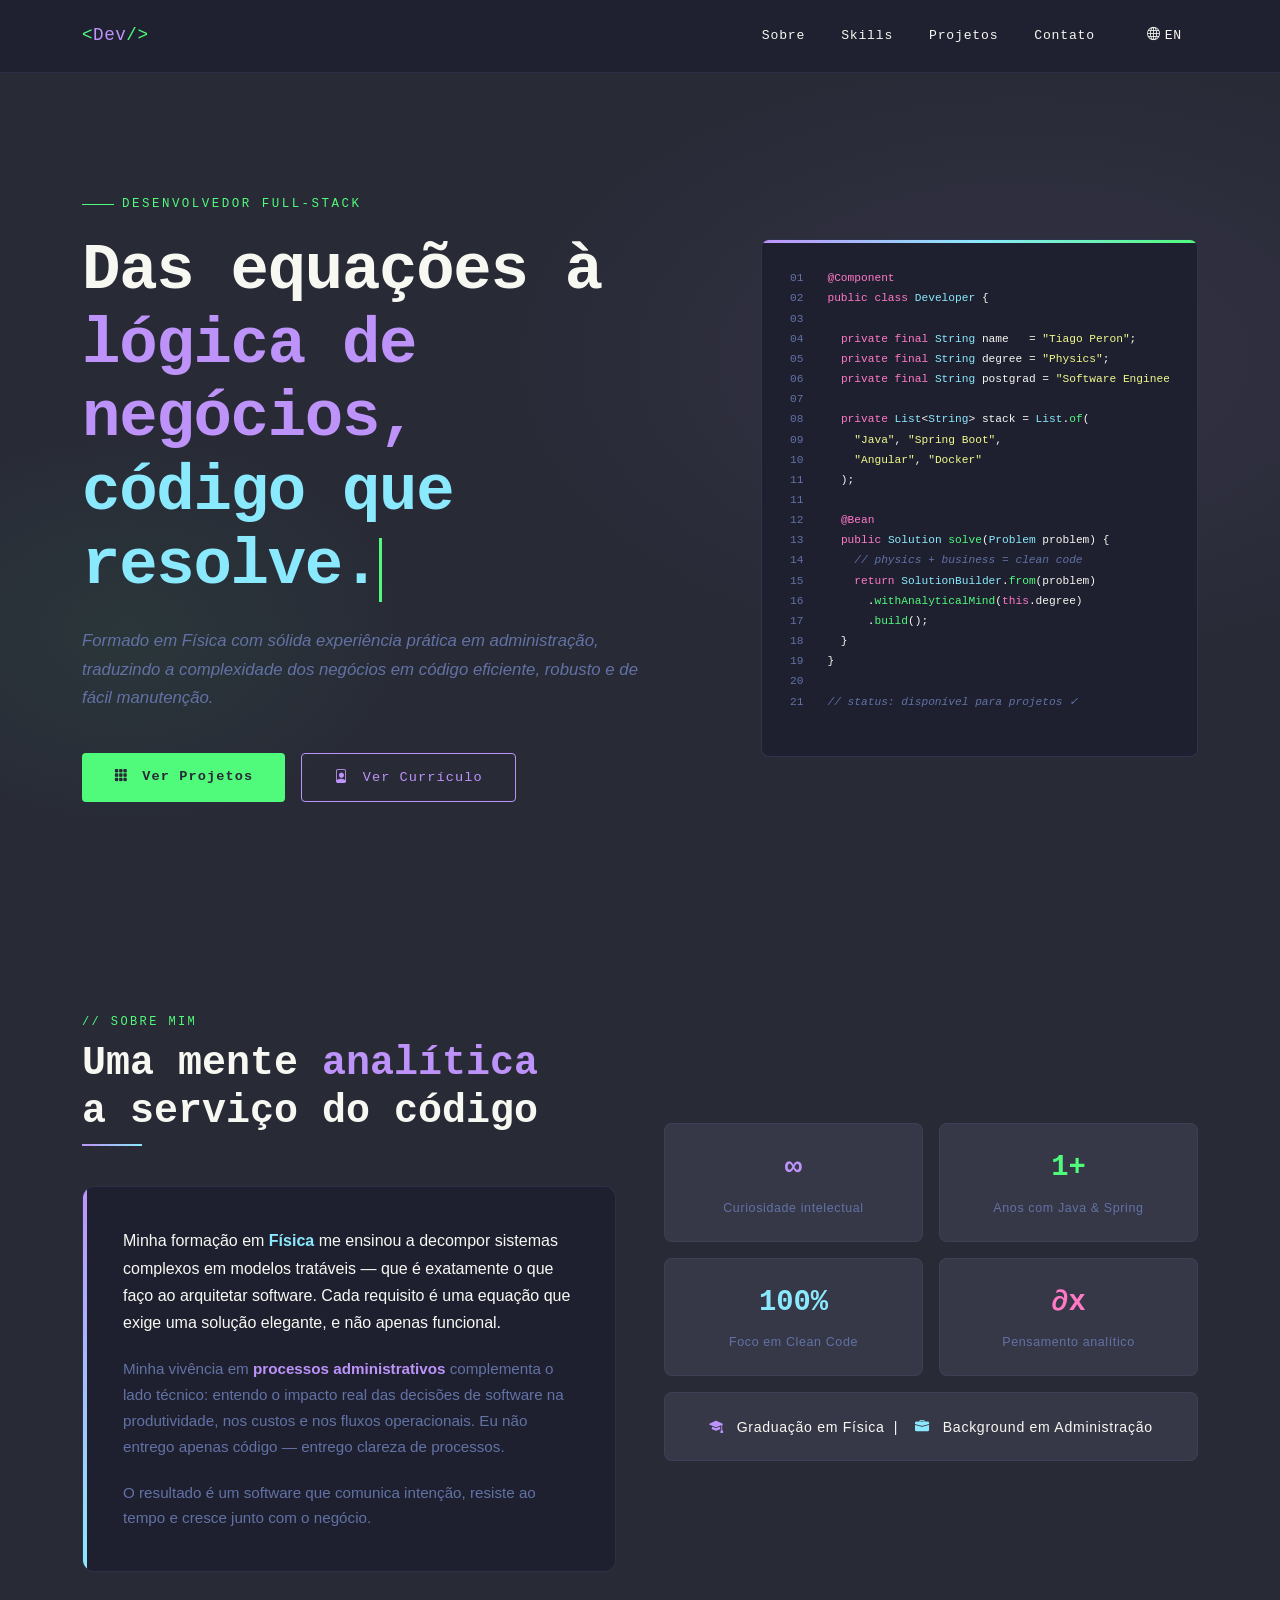
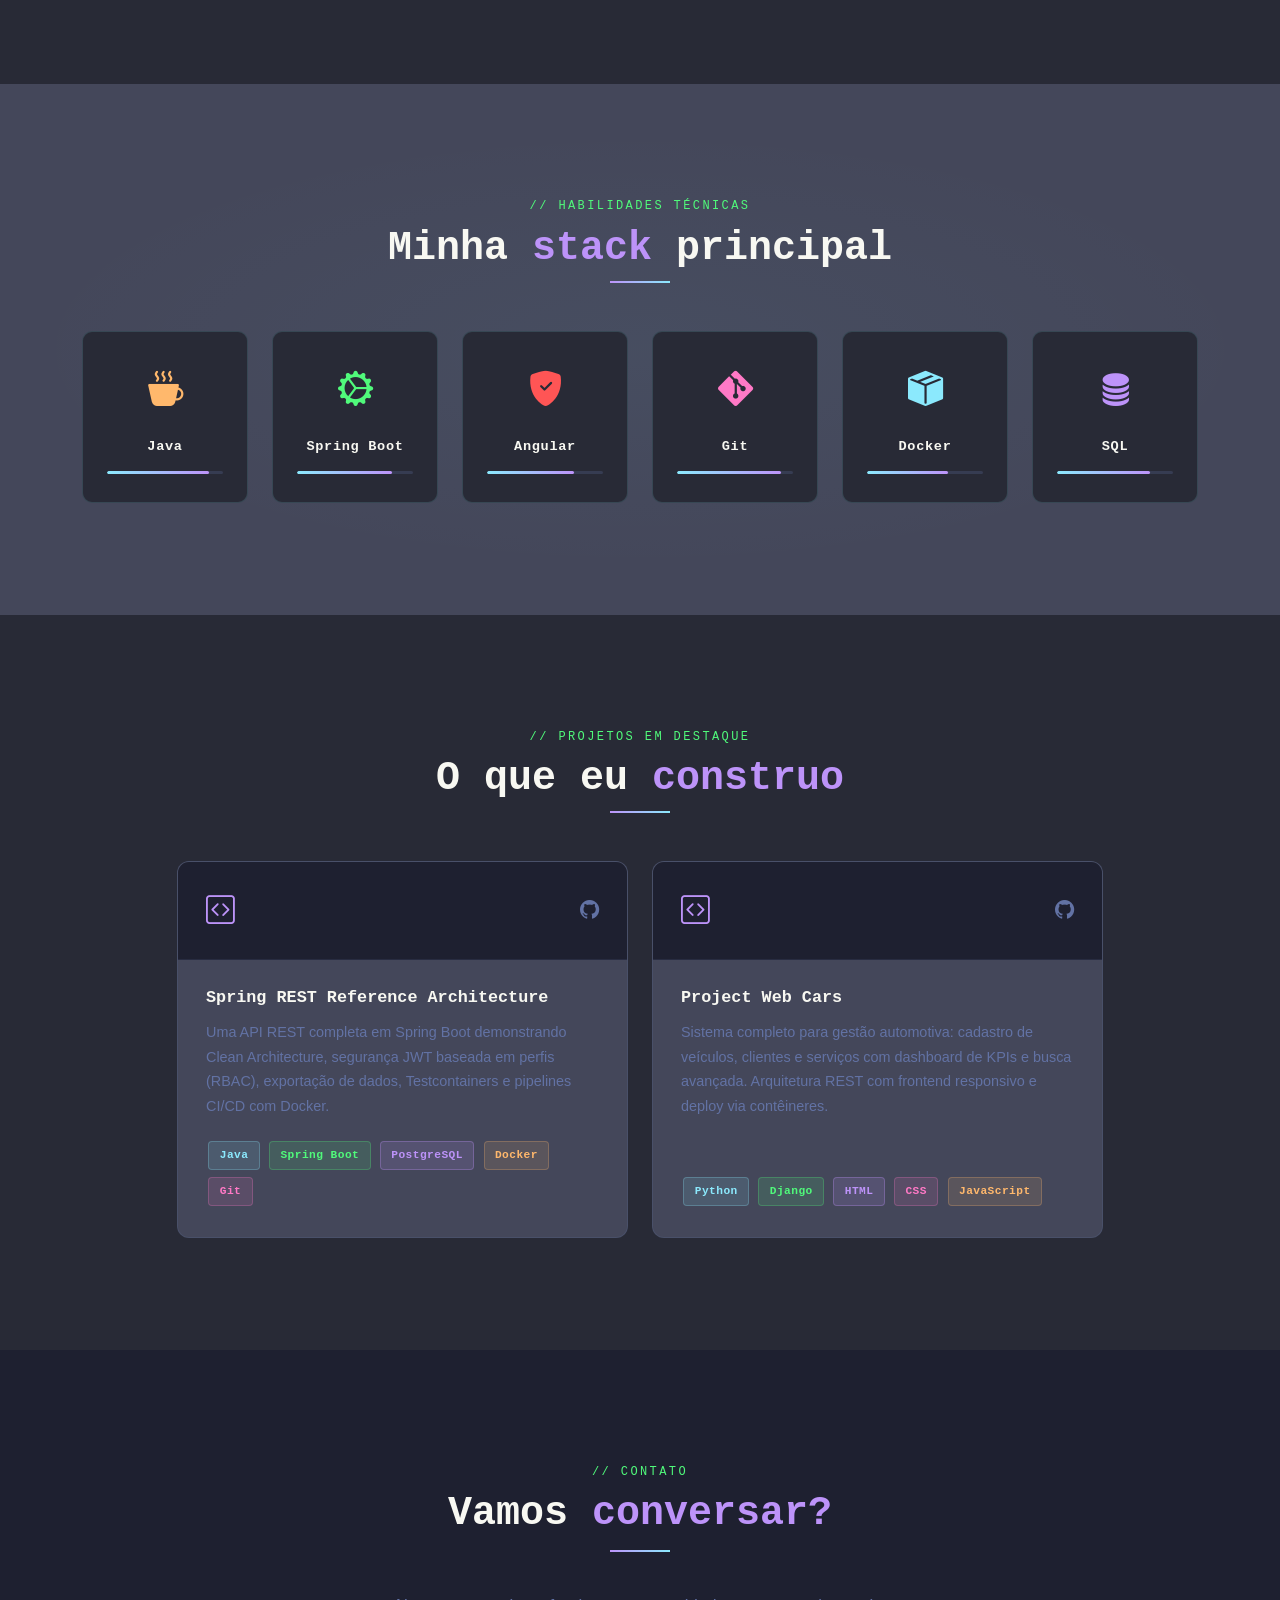
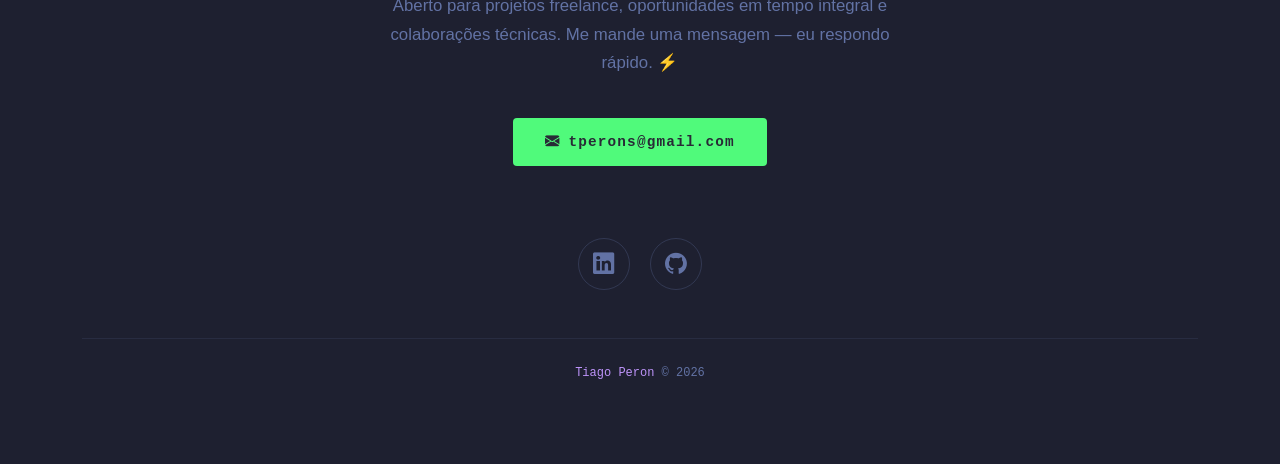
<file: pt/index.html>
<!doctype html>
<html lang="pt-br" data-bs-theme="dark">
  <head>
    <meta charset="UTF-8" />
    <meta name="viewport" content="width=device-width, initial-scale=1.0" />

    <title>Tiago Peron - Desenvolvedor Java Full-Stack</title>

    <script
      async
      src="https://www.googletagmanager.com/gtag/js?id=G-5X2ZS7D6HD"
    ></script>
    <script>
      window.dataLayer = window.dataLayer || [];
      function gtag() {
        dataLayer.push(arguments);
      }
      gtag("js", new Date());

      gtag("config", "G-5X2ZS7D6HD");
    </script>

    <meta
      name="description"
      content="Portfólio de Tiago Peron, Desenvolvedor Java Full-Stack com experiência em Spring, Angular, Docker e Arquitetura de Software."
    />
    <meta name="robots" content="index, follow" />
    <link rel="canonical" href="https://tiagoperon.com.br/pt/" />

    <meta property="og:type" content="website" />
    <meta property="og:url" content="https://tiagoperon.com.br/pt/" />
    <meta
      property="og:title"
      content="Tiago Peron - Desenvolvedor Java Full-Stack"
    />
    <meta
      property="og:description"
      content="Portfólio de Tiago Peron, Desenvolvedor Java Full-Stack com experiência em Spring, Angular, Docker e Arquitetura de Software."
    />
    <meta
      property="og:image"
      content="https://tiagoperon.com.br/images/social-share-image.jpg"
    />

    <link
      href="https://cdn.jsdelivr.net/npm/bootstrap@5.3.3/dist/css/bootstrap.min.css"
      rel="stylesheet"
      integrity="sha384-QWTKZyjpPEjISv5WaRU9OFeRpok6YctnYmDr5pNlyT2bRjXh0JMhjY6hW+ALEwIH"
      crossorigin="anonymous"
    />

    <link
      rel="stylesheet"
      href="https://cdn.jsdelivr.net/npm/bootstrap-icons@1.11.3/font/bootstrap-icons.min.css"
    />

    <link rel="stylesheet" href="../css/style.css" />

    <link rel="icon" href="../images/favicon.ico" type="image/png" />

    <script type="application/ld+json">
      {
        "@context": "https://schema.org",
        "@type": "ProfilePage",
        "mainEntityOfPage": {
          "@type": "WebPage",
          "@id": "https://tiagoperon.com.br/pt/"
        },
        "name": "Tiago Peron - Desenvolvedor Java Full-Stack",
        "description": "Portfólio de Tiago Peron, Desenvolvedor Java Full-Stack com experiência em Spring, Angular, Docker e Arquitetura de Software.",
        "url": "https://tiagoperon.com.br/pt/",
        "author": {
          "@type": "Person",
          "name": "Tiago Peron",
          "image": "https://tiagoperon.com.br/images/profile-photo.jpg",
          "jobTitle": "Desenvolvedor Java Full-Stack",
          "alumniOf": "[Seu Nome da Universidade]",
          "knowsAbout": [
            "Java",
            "Spring Boot",
            "Angular",
            "Docker",
            "Git",
            "Arquitetura de Software",
            "APIs RESTful",
            "HTML",
            "CSS",
            "TypeScript"
          ],
          "sameAs": [
            "https://www.linkedin.com/in/tperons/",
            "https://github.com/tperons"
          ]
        }
      }
    </script>
  </head>

  <body>
    <nav class="navbar navbar-expand-lg">
      <div class="container">
        <a class="navbar-brand" href="#">
          <span>&lt;</span>Dev<span>/&gt;</span>
        </a>
        <button
          class="navbar-toggler"
          type="button"
          data-bs-toggle="collapse"
          data-bs-target="#navMenu"
        >
          <span class="navbar-toggler-icon"></span>
        </button>
        <div class="collapse navbar-collapse justify-content-end" id="navMenu">
          <ul class="navbar-nav gap-1">
            <li class="nav-item">
              <a class="nav-link" href="#sobre">Sobre</a>
            </li>
            <li class="nav-item">
              <a class="nav-link" href="#skills">Skills</a>
            </li>
            <li class="nav-item">
              <a class="nav-link" href="#projetos">Projetos</a>
            </li>
            <li class="nav-item">
              <a class="nav-link" href="#contato">Contato</a>
            </li>
            <li class="nav-item ms-lg-3">
              <a class="nav-link text-info" href="/">
                <i class="bi bi-globe me-1"></i>EN
              </a>
            </li>
          </ul>
        </div>
      </div>
    </nav>

    <section id="hero">
      <div class="container">
        <div class="row align-items-center g-5">
          <div class="col-lg-7 fade-up">
            <p class="hero-label">Desenvolvedor Full-Stack</p>
            <h1 class="hero-headline">
              <span class="line-1">Das equações à</span><br />
              <span class="line-2">lógica de negócios,</span><br />
              <span class="line-3"
                >código que resolve.<span class="cursor-blink"></span
              ></span>
            </h1>
            <p class="hero-sub">
              Formado em Física com sólida experiência prática em administração,
              traduzindo a complexidade dos negócios em código eficiente,
              robusto e de fácil manutenção.
            </p>
            <div class="d-flex flex-wrap gap-3">
              <a href="#projetos" class="btn-primary-custom">
                <i class="bi bi-grid-3x3-gap-fill me-1"></i> Ver Projetos
              </a>
              <a href="#" class="btn-outline-custom">
                <i class="bi bi-file-person me-1"></i> Ver Currículo
              </a>
            </div>
          </div>

          <div class="col-lg-5 fade-up">
            <div class="hero-code">
              <pre><span class="ln">01</span><span class="kw">@Component</span>
<span class="ln">02</span><span class="kw">public class</span> <span class="cls">Developer</span> {
<span class="ln">03</span>
<span class="ln">04</span>  <span class="kw">private final</span> <span class="cls">String</span> name   = <span class="str">"Tiago Peron"</span>;
<span class="ln">05</span>  <span class="kw">private final</span> <span class="cls">String</span> degree = <span class="str">"Physics"</span>;
<span class="ln">06</span>  <span class="kw">private final</span> <span class="cls">String</span> postgrad = <span class="str">"Software Engineering"</span>;
<span class="ln">07</span>
<span class="ln">08</span>  <span class="kw">private</span> <span class="cls">List</span>&lt;<span class="cls">String</span>&gt; stack = <span class="cls">List</span>.<span class="fn">of</span>(
<span class="ln">09</span>    <span class="str">"Java"</span>, <span class="str">"Spring Boot"</span>,
<span class="ln">10</span>    <span class="str">"Angular"</span>, <span class="str">"Docker"</span>
<span class="ln">11</span>  );
<span class="ln">11</span>
<span class="ln">12</span>  <span class="kw">@Bean</span>
<span class="ln">13</span>  <span class="kw">public</span> <span class="cls">Solution</span> <span class="fn">solve</span>(<span class="cls">Problem</span> problem) {
<span class="ln">14</span>    <span class="cmt">// physics + business = clean code</span>
<span class="ln">15</span>    <span class="kw">return</span> <span class="cls">SolutionBuilder</span>.<span class="fn">from</span>(problem)
<span class="ln">16</span>      .<span class="fn">withAnalyticalMind</span>(<span class="kw">this</span>.degree)
<span class="ln">17</span>      .<span class="fn">build</span>();
<span class="ln">18</span>  }
<span class="ln">19</span>}
<span class="ln">20</span>
<span class="ln">21</span><span class="cmt">// status: disponível para projetos ✓</span></pre>
            </div>
          </div>
        </div>
      </div>
    </section>

    <section id="sobre">
      <div class="container">
        <div class="row g-5 align-items-center">
          <div class="col-lg-6 fade-up">
            <p class="section-tag">// sobre mim</p>
            <h2 class="section-title">
              Uma mente <span>analítica</span><br />a serviço do código
            </h2>
            <div class="section-divider"></div>
            <div class="about-card">
              <p
                style="
                  font-size: 1rem;
                  color: var(--text);
                  margin-bottom: 1.25rem;
                "
              >
                Minha formação em
                <strong style="color: var(--cyan)">Física</strong> me ensinou a
                decompor sistemas complexos em modelos tratáveis — que é
                exatamente o que faço ao arquitetar software. Cada requisito é
                uma equação que exige uma solução elegante, e não apenas
                funcional.
              </p>
              <p
                style="
                  font-size: 0.95rem;
                  color: var(--muted);
                  margin-bottom: 1.25rem;
                "
              >
                Minha vivência em
                <strong style="color: var(--purple)"
                  >processos administrativos</strong
                >
                complementa o lado técnico: entendo o impacto real das decisões
                de software na produtividade, nos custos e nos fluxos
                operacionais. Eu não entrego apenas código — entrego clareza de
                processos.
              </p>
              <p style="font-size: 0.95rem; color: var(--muted); margin: 0">
                O resultado é um software que comunica intenção, resiste ao
                tempo e cresce junto com o negócio.
              </p>
            </div>
          </div>

          <div class="col-lg-6 fade-up">
            <div class="row g-3">
              <div class="col-6">
                <div class="about-stat">
                  <span class="num">∞</span>
                  <span class="lbl">Curiosidade intelectual</span>
                </div>
              </div>
              <div class="col-6">
                <div class="about-stat">
                  <span id="java-experience" class="num" style="color: var(--green)">+</span>
                  <span class="lbl">Anos com Java & Spring</span>
                </div>
              </div>
              <div class="col-6">
                <div class="about-stat">
                  <span class="num" style="color: var(--cyan)">100%</span>
                  <span class="lbl">Foco em Clean Code</span>
                </div>
              </div>
              <div class="col-6">
                <div class="about-stat">
                  <span class="num" style="color: var(--pink)">∂x</span>
                  <span class="lbl">Pensamento analítico</span>
                </div>
              </div>
              <div class="col-12">
                <div class="about-stat">
                  <span
                    class="lbl"
                    style="font-size: 0.88rem; color: var(--text)"
                  >
                    <i
                      class="bi bi-mortarboard-fill me-2"
                      style="color: var(--purple)"
                    ></i>
                    Graduação em Física &nbsp;|&nbsp;
                    <i
                      class="bi bi-briefcase-fill mx-2"
                      style="color: var(--cyan)"
                    ></i>
                    Background em Administração
                  </span>
                </div>
              </div>
            </div>
          </div>
        </div>
      </div>
    </section>

    <section id="skills">
      <div class="container">
        <div class="text-center mb-5 fade-up">
          <p class="section-tag">// habilidades técnicas</p>
          <h2 class="section-title">Minha <span>stack</span> principal</h2>
          <div class="section-divider mx-auto"></div>
        </div>

        <div class="row g-4 justify-content-center">
          <div class="col-6 col-sm-4 col-md-3 col-lg-2 fade-up">
            <div class="skill-card">
              <span class="icon" style="color: var(--orange)"
                ><i class="bi bi-cup-hot-fill"></i
              ></span>
              <span class="name">Java</span>
              <div class="level">
                <div class="level-fill" style="--pct: 88%"></div>
              </div>
            </div>
          </div>
          <div class="col-6 col-sm-4 col-md-3 col-lg-2 fade-up">
            <div class="skill-card">
              <span class="icon" style="color: var(--green)"
                ><i class="bi bi-gear-wide-connected"></i
              ></span>
              <span class="name">Spring Boot</span>
              <div class="level">
                <div class="level-fill" style="--pct: 82%"></div>
              </div>
            </div>
          </div>
          <div class="col-6 col-sm-4 col-md-3 col-lg-2 fade-up">
            <div class="skill-card">
              <span class="icon" style="color: var(--red)"
                ><i class="bi bi-shield-fill-check"></i
              ></span>
              <span class="name">Angular</span>
              <div class="level">
                <div class="level-fill" style="--pct: 75%"></div>
              </div>
            </div>
          </div>
          <div class="col-6 col-sm-4 col-md-3 col-lg-2 fade-up">
            <div class="skill-card">
              <span class="icon" style="color: var(--pink)"
                ><i class="bi bi-git"></i
              ></span>
              <span class="name">Git</span>
              <div class="level">
                <div class="level-fill" style="--pct: 90%"></div>
              </div>
            </div>
          </div>
          <div class="col-6 col-sm-4 col-md-3 col-lg-2 fade-up">
            <div class="skill-card">
              <span class="icon" style="color: var(--cyan)"
                ><i class="bi bi-box-seam-fill"></i
              ></span>
              <span class="name">Docker</span>
              <div class="level">
                <div class="level-fill" style="--pct: 70%"></div>
              </div>
            </div>
          </div>
          <div class="col-6 col-sm-4 col-md-3 col-lg-2 fade-up">
            <div class="skill-card">
              <span class="icon" style="color: var(--purple)"
                ><i class="bi bi-database-fill"></i
              ></span>
              <span class="name">SQL</span>
              <div class="level">
                <div class="level-fill" style="--pct: 80%"></div>
              </div>
            </div>
          </div>
        </div>
      </div>
    </section>

    <section id="projetos">
      <div class="container">
        <div class="text-center mb-5 fade-up">
          <p class="section-tag">// projetos em destaque</p>
          <h2 class="section-title">O que eu <span>construo</span></h2>
          <div class="section-divider mx-auto"></div>
        </div>

        <div class="row g-4 justify-content-center">
          <div class="col-md-6 col-lg-5 fade-up">
            <div class="project-card">
              <div class="project-card-header">
                <span class="project-icon"
                  ><i style="color: var(--purple)" class="bi bi-code-square"></i
                ></span>
                <div class="project-links">
                  <a
                    href="https://github.com/tperons/spring-boot-rest-study"
                    title="GitHub"
                    ><i class="bi bi-github"></i
                  ></a>
                </div>
              </div>
              <div class="project-body">
                <h3 class="project-title">
                  Spring REST Reference Architecture
                </h3>
                <p class="project-desc">
                  Uma API REST completa em Spring Boot demonstrando Clean
                  Architecture, segurança JWT baseada em perfis (RBAC),
                  exportação de dados, Testcontainers e pipelines CI/CD com
                  Docker.
                </p>
                <div>
                  <span class="tech-badge badge-cyan">Java</span>
                  <span class="tech-badge badge-green">Spring Boot</span>
                  <span class="tech-badge badge-purple">PostgreSQL</span>
                  <span class="tech-badge badge-orange">Docker</span>
                  <span class="tech-badge badge-pink">Git</span>
                </div>
              </div>
            </div>
          </div>

          <div class="col-md-6 col-lg-5 fade-up">
            <div class="project-card">
              <div class="project-card-header">
                <span class="project-icon"
                  ><i style="color: var(--purple)" class="bi bi-code-square"></i
                ></span>
                <div class="project-links">
                  <a
                    href="https://github.com/tperons/project-web-cars"
                    title="GitHub"
                    ><i class="bi bi-github"></i
                  ></a>
                </div>
              </div>
              <div class="project-body">
                <h3 class="project-title">Project Web Cars</h3>
                <p class="project-desc">
                  Sistema completo para gestão automotiva: cadastro de veículos,
                  clientes e serviços com dashboard de KPIs e busca avançada.
                  Arquitetura REST com frontend responsivo e deploy via
                  contêineres.
                </p>
                <div>
                  <span class="tech-badge badge-cyan">Python</span>
                  <span class="tech-badge badge-green">Django</span>
                  <span class="tech-badge badge-purple">HTML</span>
                  <span class="tech-badge badge-pink">CSS</span>
                  <span class="tech-badge badge-orange">JavaScript</span>
                </div>
              </div>
            </div>
          </div>
        </div>
      </div>
    </section>

    <section id="contato">
      <div class="container fade-up">
        <p class="section-tag">// contato</p>
        <h2 class="section-title" style="margin-bottom: 0.75rem">
          Vamos <span>conversar?</span>
        </h2>
        <div class="section-divider mx-auto"></div>

        <p class="contact-tagline">
          Aberto para projetos freelance, oportunidades em tempo integral e
          colaborações técnicas. Me mande uma mensagem — eu respondo rápido. ⚡
        </p>

        <a
          href="mailto:tperons@gmail.com"
          class="btn-primary-custom mb-5"
          style="font-size: 0.9rem"
        >
          <i class="bi bi-envelope-fill me-2"></i><span>tperons@gmail.com</span>
        </a>

        <div class="mt-4">
          <a
            href="https://linkedin.com/in/tperons"
            target="_blank"
            class="social-link"
            title="LinkedIn"
          >
            <i class="bi bi-linkedin"></i>
          </a>
          <a
            href="https://github.com/tperons"
            target="_blank"
            class="social-link"
            title="GitHub"
          >
            <i class="bi bi-github"></i>
          </a>
        </div>

        <div class="footer-bottom">
          <p>
            <span style="color: var(--purple)">Tiago Peron</span> ©
            <span id="current-year"></span>
          </p>
        </div>
      </div>
    </section>

    <script src="https://cdn.jsdelivr.net/npm/bootstrap@5.3.3/dist/js/bootstrap.bundle.min.js"></script>
    <script src="../js/main.js"></script>
  </body>
</html>
</file>
<file: css/style.css>
/* ─── CSS Variables ───────────────────────────────────────────── */
:root {
  --bg: #282a36;
  --bg2: #44475a;
  --bg3: #1e2030;
  --text: #f8f8f2;
  --muted: #6272a4;
  --purple: #bd93f9;
  --green: #50fa7b;
  --cyan: #8be9fd;
  --pink: #ff79c6;
  --red: #ff5555;
  --orange: #ffb86c;
  --yellow: #f1fa8c;
  --font-mono: "Space Mono", monospace;
  --font-body: "DM Sans", sans-serif;
}

/* ─── Reset & Base ────────────────────────────────────────────── */
*,
*::before,
*::after {
  box-sizing: border-box;
  margin: 0;
  padding: 0;
}

html {
  scroll-behavior: smooth;
}

body {
  background-color: var(--bg);
  color: var(--text);
  font-family: var(--font-body);
  font-size: 1rem;
  line-height: 1.7;
  overflow-x: hidden;
}

/* ─── Noise texture overlay ───────────────────────────────────── */
body::before {
  content: "";
  position: fixed;
  inset: 0;
  pointer-events: none;
  z-index: 0;
  background-image: url("data:image/svg+xml,%3Csvg viewBox='0 0 256 256' xmlns='http://www.w3.org/2000/svg'%3E%3Cfilter id='noise'%3E%3CfeTurbulence type='fractalNoise' baseFrequency='0.9' numOctaves='4' stitchTiles='stitch'/%3E%3C/filter%3E%3Crect width='100%25' height='100%25' filter='url(%23noise)' opacity='0.04'/%3E%3C/svg%3E");
  opacity: 0.35;
}

section,
nav,
footer {
  position: relative;
  z-index: 1;
}

/* ─── Scrollbar ────────────────────────────────────────────────── */
::-webkit-scrollbar {
  width: 6px;
}
::-webkit-scrollbar-track {
  background: var(--bg3);
}
::-webkit-scrollbar-thumb {
  background: var(--muted);
  border-radius: 99px;
}

/* ─── Typography helpers ────────────────────────────────────────── */
.mono {
  font-family: var(--font-mono);
}
.text-purple {
  color: var(--purple) !important;
}
.text-green {
  color: var(--green) !important;
}
.text-cyan {
  color: var(--cyan) !important;
}
.text-pink {
  color: var(--pink) !important;
}
.text-muted-custom {
  color: var(--muted) !important;
}

/* ─── Navbar ────────────────────────────────────────────────────── */
.navbar {
  background: rgba(30, 32, 48, 0.82) !important;
  backdrop-filter: blur(14px);
  border-bottom: 1px solid rgba(98, 114, 164, 0.18);
  padding: 1rem 2rem;
  position: fixed;
  width: 100%;
  top: 0;
  z-index: 100;
  transition: background 0.3s ease;
}

.navbar-brand {
  font-family: var(--font-mono);
  font-size: 1.1rem;
  color: var(--purple) !important;
  letter-spacing: 0.03em;
}

.navbar-brand span {
  color: var(--green);
}

.nav-link {
  color: var(--text) !important;
  font-family: var(--font-mono);
  font-size: 0.82rem;
  letter-spacing: 0.06em;
  padding: 0.4rem 1rem !important;
  position: relative;
  transition: color 0.2s;
}

.nav-link::after {
  content: "";
  position: absolute;
  bottom: 0;
  left: 1rem;
  right: 1rem;
  height: 1px;
  background: var(--purple);
  transform: scaleX(0);
  transition: transform 0.25s ease;
}

.nav-link:hover {
  color: var(--purple) !important;
}
.nav-link:hover::after {
  transform: scaleX(1);
}

/* ─── Hero ──────────────────────────────────────────────────────── */
#hero {
  min-height: 100vh;
  display: flex;
  align-items: center;
  padding-top: 6rem;
  background:
    radial-gradient(
      ellipse 60% 50% at 80% 40%,
      rgba(189, 147, 249, 0.08) 0%,
      transparent 70%
    ),
    radial-gradient(
      ellipse 40% 40% at 10% 70%,
      rgba(80, 250, 123, 0.06) 0%,
      transparent 60%
    ),
    var(--bg);
}

.hero-label {
  font-family: var(--font-mono);
  font-size: 0.78rem;
  color: var(--green);
  letter-spacing: 0.2em;
  text-transform: uppercase;
  margin-bottom: 1.25rem;
  display: flex;
  align-items: center;
  gap: 0.5rem;
}

.hero-label::before {
  content: "";
  display: inline-block;
  width: 32px;
  height: 1px;
  background: var(--green);
}

.hero-headline {
  font-family: var(--font-mono);
  font-size: clamp(2rem, 5.5vw, 4rem);
  font-weight: 700;
  line-height: 1.15;
  letter-spacing: -0.02em;
  margin-bottom: 1.5rem;
}

.hero-headline .line-1 {
  color: var(--text);
}
.hero-headline .line-2 {
  color: var(--purple);
}
.hero-headline .line-3 {
  color: var(--cyan);
}

.hero-sub {
  font-size: 1.05rem;
  color: var(--muted);
  max-width: 560px;
  margin-bottom: 2.5rem;
  font-style: italic;
}

.btn-primary-custom {
  background: var(--green);
  color: var(--bg);
  border: none;
  padding: 0.75rem 2rem;
  font-family: var(--font-mono);
  font-size: 0.85rem;
  font-weight: 700;
  letter-spacing: 0.08em;
  border-radius: 4px;
  transition:
    transform 0.2s,
    box-shadow 0.2s;
  text-decoration: none;
  display: inline-block;
}

.btn-primary-custom:hover {
  transform: translateY(-3px);
  box-shadow: 0 10px 30px rgba(80, 250, 123, 0.25);
  color: var(--bg);
}

.btn-outline-custom {
  background: transparent;
  color: var(--purple);
  border: 1px solid var(--purple);
  padding: 0.75rem 2rem;
  font-family: var(--font-mono);
  font-size: 0.85rem;
  letter-spacing: 0.08em;
  border-radius: 4px;
  transition:
    transform 0.2s,
    background 0.2s,
    box-shadow 0.2s;
  text-decoration: none;
  display: inline-block;
}

.btn-outline-custom:hover {
  background: rgba(189, 147, 249, 0.1);
  transform: translateY(-3px);
  box-shadow: 0 10px 30px rgba(189, 147, 249, 0.15);
  color: var(--purple);
}

/* animated cursor */
.cursor-blink {
  display: inline-block;
  width: 3px;
  height: 1em;
  background: var(--green);
  vertical-align: text-bottom;
  animation: blink 1s step-end infinite;
}

@keyframes blink {
  0%,
  100% {
    opacity: 1;
  }
  50% {
    opacity: 0;
  }
}

/* hero decorative code block */
.hero-code {
  background: var(--bg3);
  border: 1px solid rgba(98, 114, 164, 0.25);
  border-radius: 8px;
  padding: 1.75rem;
  font-family: var(--font-mono);
  font-size: 0.8rem;
  line-height: 1.8;
  position: relative;
  overflow: hidden;
}

.hero-code::before {
  content: "";
  position: absolute;
  top: 0;
  left: 0;
  right: 0;
  height: 3px;
  background: linear-gradient(90deg, var(--purple), var(--cyan), var(--green));
}

.hero-code .ln {
  color: var(--muted);
  user-select: none;
  margin-right: 1.5rem;
}
.hero-code .kw {
  color: var(--pink);
}
.hero-code .fn {
  color: var(--green);
}
.hero-code .str {
  color: var(--yellow);
}
.hero-code .cmt {
  color: var(--muted);
  font-style: italic;
}
.hero-code .cls {
  color: var(--cyan);
}
.hero-code .num {
  color: var(--purple);
}

/* ─── Section headings ──────────────────────────────────────────── */
.section-tag {
  font-family: var(--font-mono);
  font-size: 0.75rem;
  color: var(--green);
  letter-spacing: 0.2em;
  text-transform: uppercase;
  margin-bottom: 0.5rem;
}

.section-title {
  font-family: var(--font-mono);
  font-size: clamp(1.6rem, 3.5vw, 2.5rem);
  font-weight: 700;
  color: var(--text);
  margin-bottom: 0.5rem;
}

.section-title span {
  color: var(--purple);
}

.section-divider {
  width: 60px;
  height: 2px;
  background: linear-gradient(90deg, var(--purple), var(--cyan));
  margin-bottom: 2.5rem;
}

/* ─── About ─────────────────────────────────────────────────────── */
#sobre {
  padding: 7rem 0;
  background: var(--bg);
}

.about-card {
  background: var(--bg3);
  border: 1px solid rgba(98, 114, 164, 0.2);
  border-radius: 12px;
  padding: 2.5rem;
  position: relative;
  overflow: hidden;
}

.about-card::after {
  content: "";
  position: absolute;
  top: 0;
  left: 0;
  width: 4px;
  height: 100%;
  background: linear-gradient(180deg, var(--purple), var(--cyan));
}

.about-stat {
  text-align: center;
  padding: 1.25rem;
  background: rgba(68, 71, 90, 0.5);
  border-radius: 8px;
  border: 1px solid rgba(98, 114, 164, 0.15);
}

.about-stat .num {
  font-family: var(--font-mono);
  font-size: 1.8rem;
  font-weight: 700;
  color: var(--purple);
  display: block;
}

.about-stat .lbl {
  font-size: 0.78rem;
  color: var(--muted);
  letter-spacing: 0.05em;
}

/* ─── Skills ────────────────────────────────────────────────────── */
#skills {
  padding: 7rem 0;
  background:
    radial-gradient(
      ellipse 70% 60% at 50% 50%,
      rgba(139, 233, 253, 0.04) 0%,
      transparent 70%
    ),
    var(--bg2);
}

.skill-card {
  background: var(--bg);
  border: 1px solid rgba(139, 233, 253, 0.15);
  border-radius: 10px;
  padding: 1.75rem 1.5rem;
  text-align: center;
  transition:
    transform 0.25s ease,
    box-shadow 0.25s ease,
    border-color 0.25s ease;
  height: 100%;
}

.skill-card:hover {
  transform: translateY(-6px);
  box-shadow: 0 20px 50px rgba(0, 0, 0, 0.3);
  border-color: var(--cyan);
}

.skill-card .icon {
  font-size: 2.2rem;
  margin-bottom: 0.75rem;
  display: block;
}

.skill-card .name {
  font-family: var(--font-mono);
  font-size: 0.85rem;
  font-weight: 700;
  color: var(--text);
  letter-spacing: 0.05em;
}

.skill-card .level {
  margin-top: 0.75rem;
  height: 3px;
  background: rgba(98, 114, 164, 0.25);
  border-radius: 99px;
  overflow: hidden;
}

.skill-card .level-fill {
  height: 100%;
  border-radius: 99px;
  background: linear-gradient(90deg, var(--cyan), var(--purple));
  width: 0;
  transition: width 1.2s cubic-bezier(0.4, 0, 0.2, 1);
}

.skill-card .level-fill.animated {
  width: var(--pct);
}

/* ─── Projects ──────────────────────────────────────────────────── */
#projetos {
  padding: 7rem 0;
  background: var(--bg);
}

.project-card {
  background: var(--bg2);
  border: 1px solid rgba(98, 114, 164, 0.2);
  border-radius: 12px;
  overflow: hidden;
  transition:
    transform 0.3s ease,
    box-shadow 0.3s ease,
    border-color 0.3s ease;
  height: 100%;
  display: flex;
  flex-direction: column;
}

.project-card:hover {
  transform: translateY(-8px);
  box-shadow: 0 30px 60px rgba(0, 0, 0, 0.4);
  border-color: var(--purple);
}

.project-card-header {
  background: var(--bg3);
  padding: 1.5rem 1.75rem;
  display: flex;
  align-items: center;
  justify-content: space-between;
  border-bottom: 1px solid rgba(98, 114, 164, 0.15);
}

.project-icon {
  font-size: 1.8rem;
}

.project-links a {
  color: var(--muted);
  font-size: 1.2rem;
  margin-left: 0.75rem;
  transition: color 0.2s;
  text-decoration: none;
}

.project-links a:hover {
  color: var(--purple);
}

.project-body {
  padding: 1.75rem;
  flex: 1;
  display: flex;
  flex-direction: column;
}

.project-title {
  font-family: var(--font-mono);
  font-size: 1.05rem;
  font-weight: 700;
  color: var(--text);
  margin-bottom: 0.75rem;
}

.project-desc {
  font-size: 0.9rem;
  color: var(--muted);
  flex: 1;
  margin-bottom: 1.25rem;
}

.tech-badge {
  display: inline-block;
  padding: 0.25rem 0.65rem;
  border-radius: 4px;
  font-family: var(--font-mono);
  font-size: 0.7rem;
  font-weight: 700;
  letter-spacing: 0.04em;
  margin: 0.2rem 0.15rem;
}

.badge-purple {
  background: rgba(189, 147, 249, 0.15);
  color: var(--purple);
  border: 1px solid rgba(189, 147, 249, 0.3);
}
.badge-cyan {
  background: rgba(139, 233, 253, 0.12);
  color: var(--cyan);
  border: 1px solid rgba(139, 233, 253, 0.25);
}
.badge-green {
  background: rgba(80, 250, 123, 0.12);
  color: var(--green);
  border: 1px solid rgba(80, 250, 123, 0.25);
}
.badge-pink {
  background: rgba(255, 121, 198, 0.12);
  color: var(--pink);
  border: 1px solid rgba(255, 121, 198, 0.25);
}
.badge-orange {
  background: rgba(255, 184, 108, 0.12);
  color: var(--orange);
  border: 1px solid rgba(255, 184, 108, 0.25);
}

/* ─── Contact / Footer ──────────────────────────────────────────── */
#contato {
  padding: 7rem 0 4rem;
  background: var(--bg3);
  text-align: center;
}

.contact-tagline {
  font-size: 1.05rem;
  color: var(--muted);
  max-width: 500px;
  margin: 0 auto 2.5rem;
}

.social-link {
  display: inline-flex;
  align-items: center;
  justify-content: center;
  width: 52px;
  height: 52px;
  border-radius: 50%;
  border: 1px solid rgba(98, 114, 164, 0.3);
  color: var(--muted);
  font-size: 1.35rem;
  margin: 0 0.5rem;
  text-decoration: none;
  transition: all 0.25s ease;
}

.social-link:hover {
  border-color: var(--purple);
  color: var(--purple);
  background: rgba(189, 147, 249, 0.1);
  transform: translateY(-4px);
}

.footer-bottom {
  margin-top: 3rem;
  padding-top: 1.5rem;
  border-top: 1px solid rgba(98, 114, 164, 0.15);
  font-family: var(--font-mono);
  font-size: 0.75rem;
  color: var(--muted);
}

/* ─── Fade-in animation ─────────────────────────────────────────── */
.fade-up {
  opacity: 0;
  transform: translateY(30px);
  transition:
    opacity 0.7s ease,
    transform 0.7s ease;
}

.fade-up.visible {
  opacity: 1;
  transform: translateY(0);
}

/* ─── Navbar toggler (mobile) ───────────────────────────────────── */
.navbar-toggler {
  border-color: rgba(98, 114, 164, 0.4) !important;
}
.navbar-toggler-icon {
  background-image: url("data:image/svg+xml,%3csvg xmlns='http://www.w3.org/2000/svg' viewBox='0 0 30 30'%3e%3cpath stroke='rgba%28248,248,242,0.7%29' stroke-linecap='round' stroke-miterlimit='10' stroke-width='2' d='M4 7h22M4 15h22M4 23h22'/%3e%3c/svg%3e") !important;
}

/* ─── Responsive tweaks ─────────────────────────────────────────── */
@media (max-width: 768px) {
  #hero {
    padding-top: 5rem;
  }
  .hero-code {
    padding: 1rem 0.85rem;
    font-size: 0.68rem;
    line-height: 1.65;
    overflow-x: auto;
  }
  .hero-code pre {
    min-width: 0;
    white-space: pre-wrap;
    word-break: break-word;
  }
  .hero-code .ln {
    margin-right: 0.75rem;
  }
}
</file>
